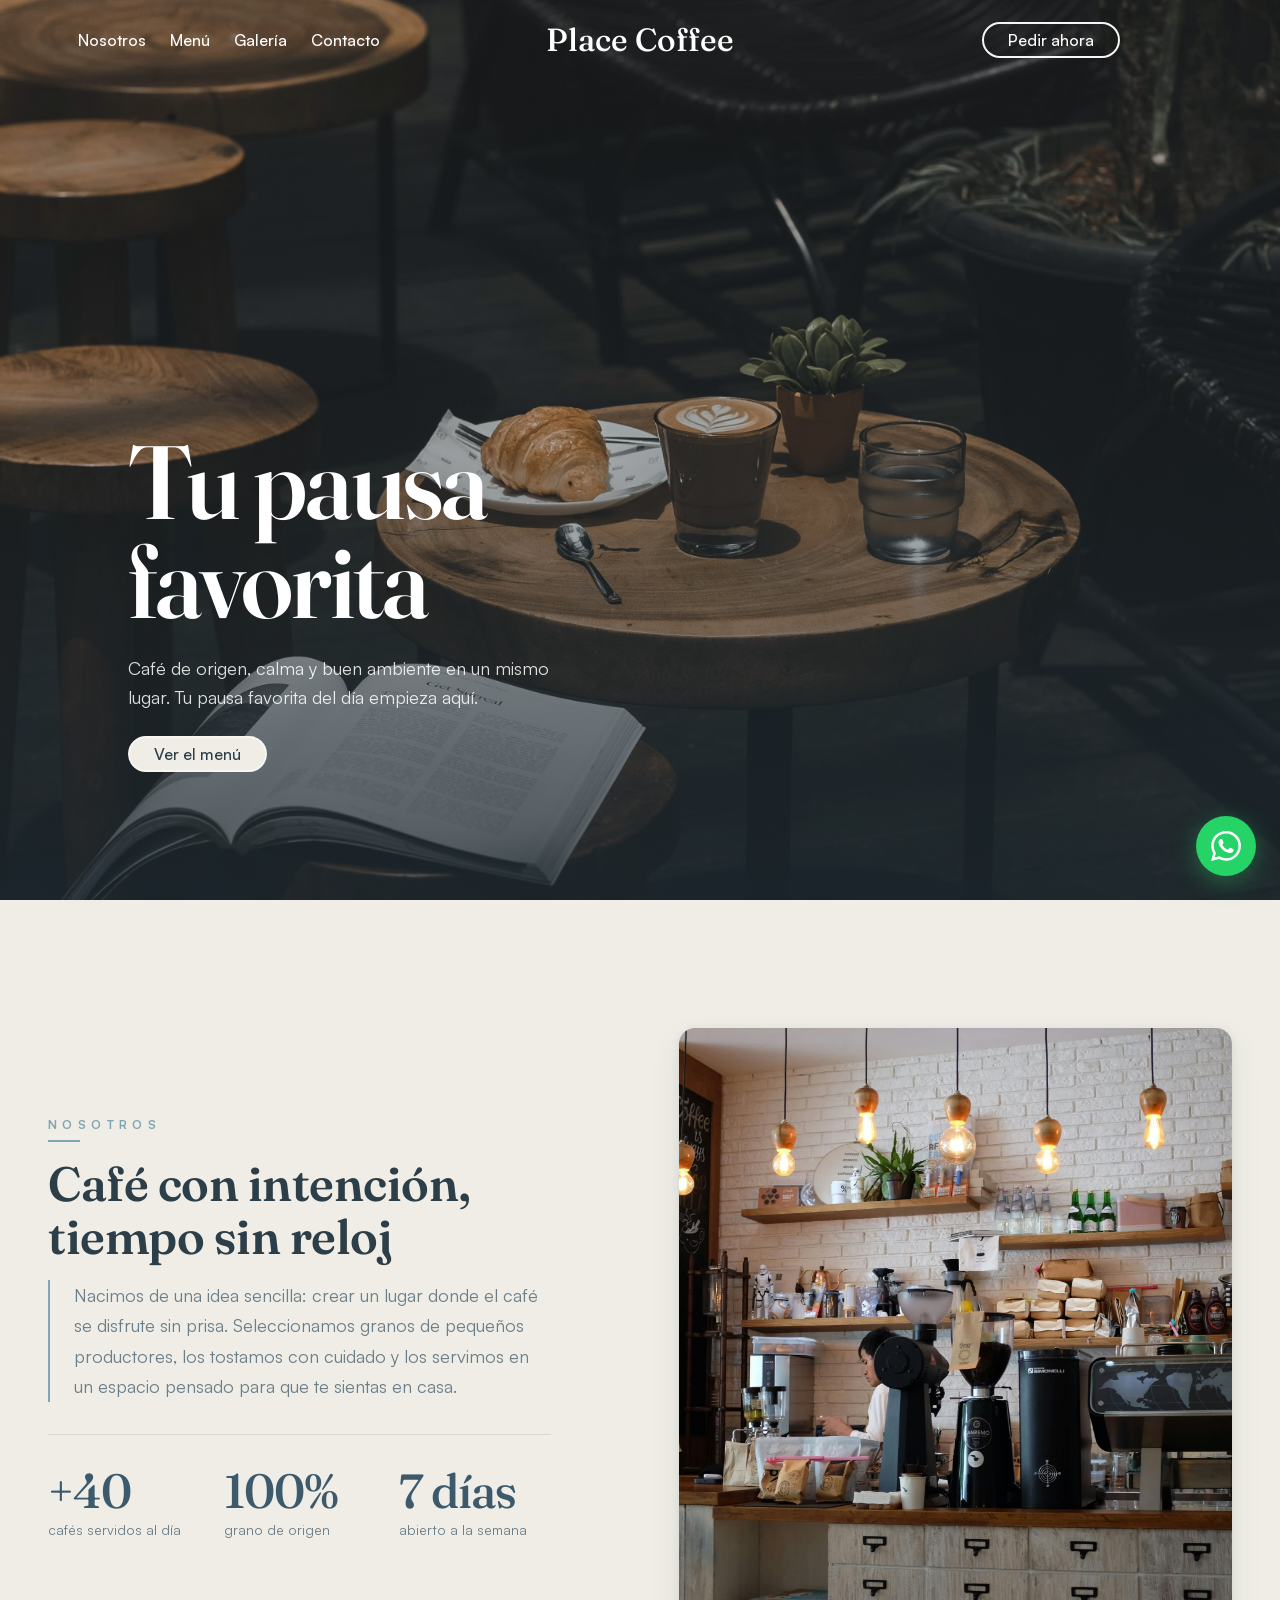
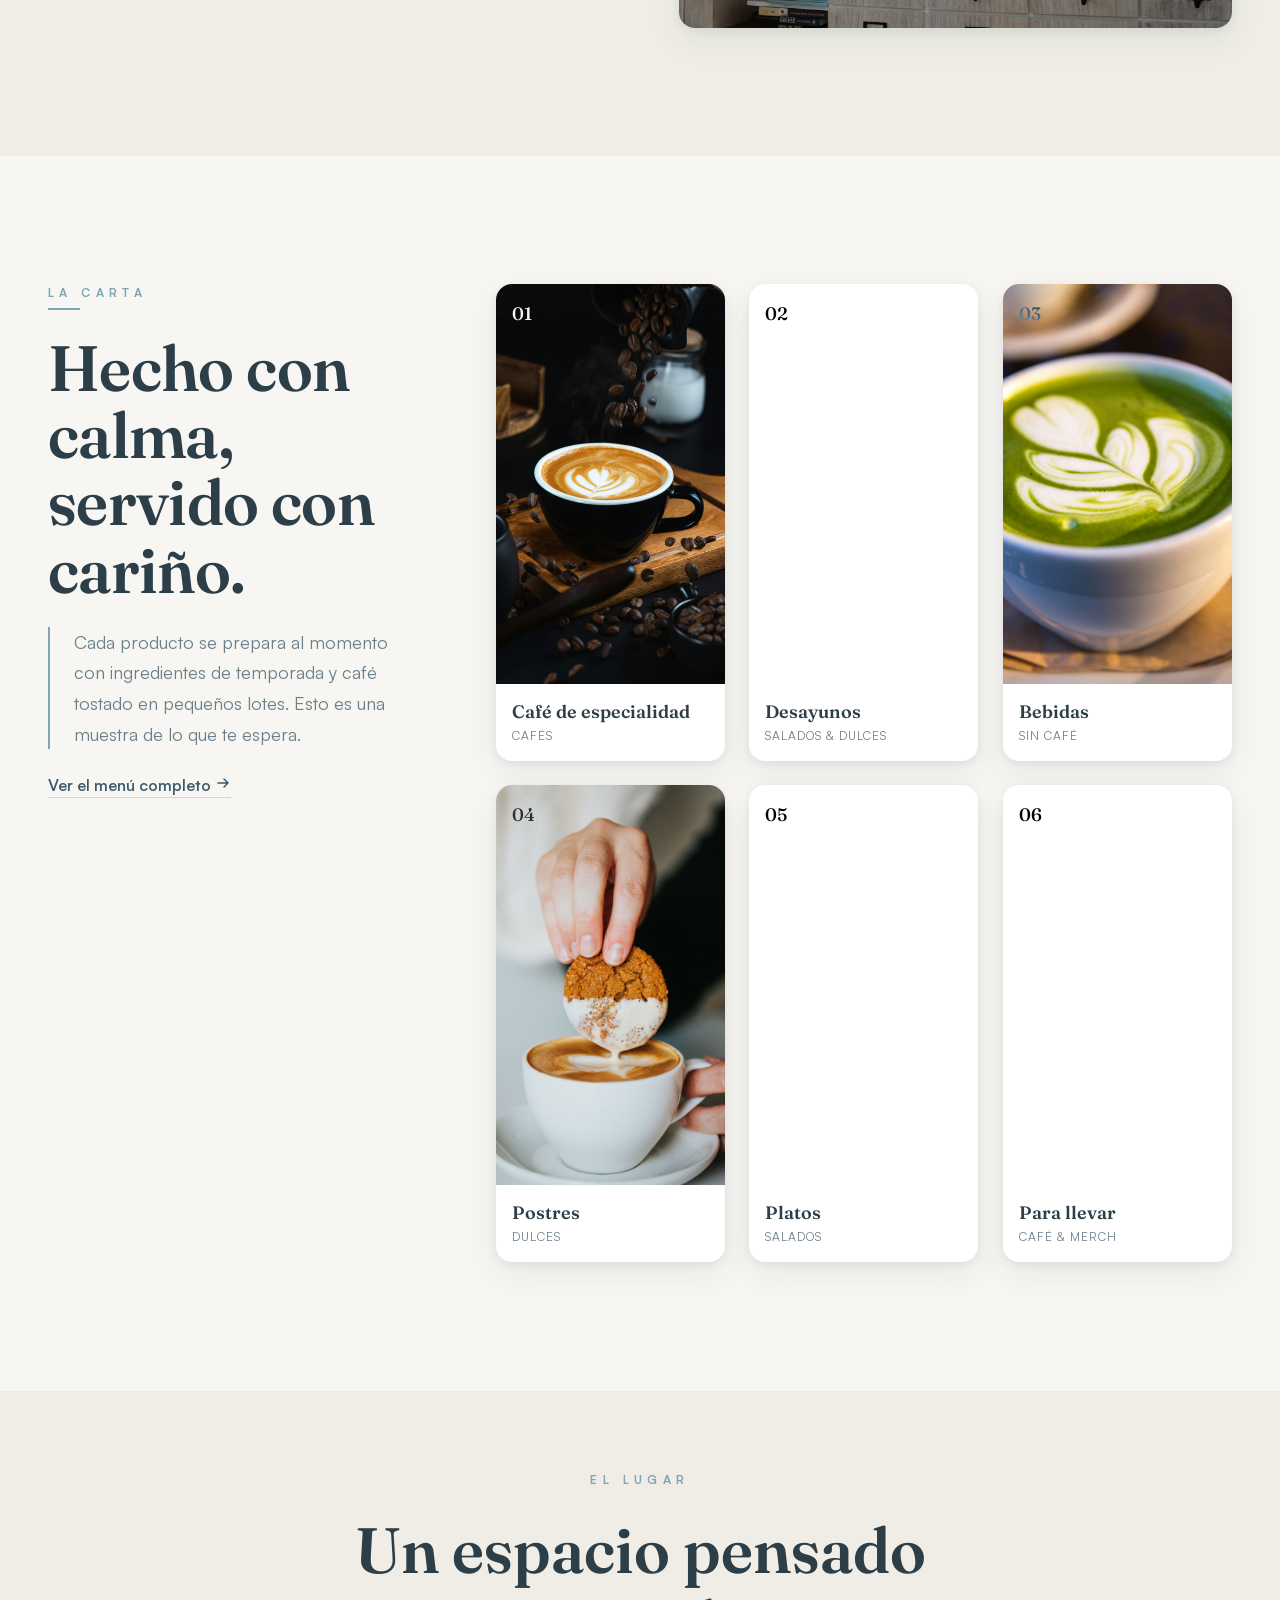
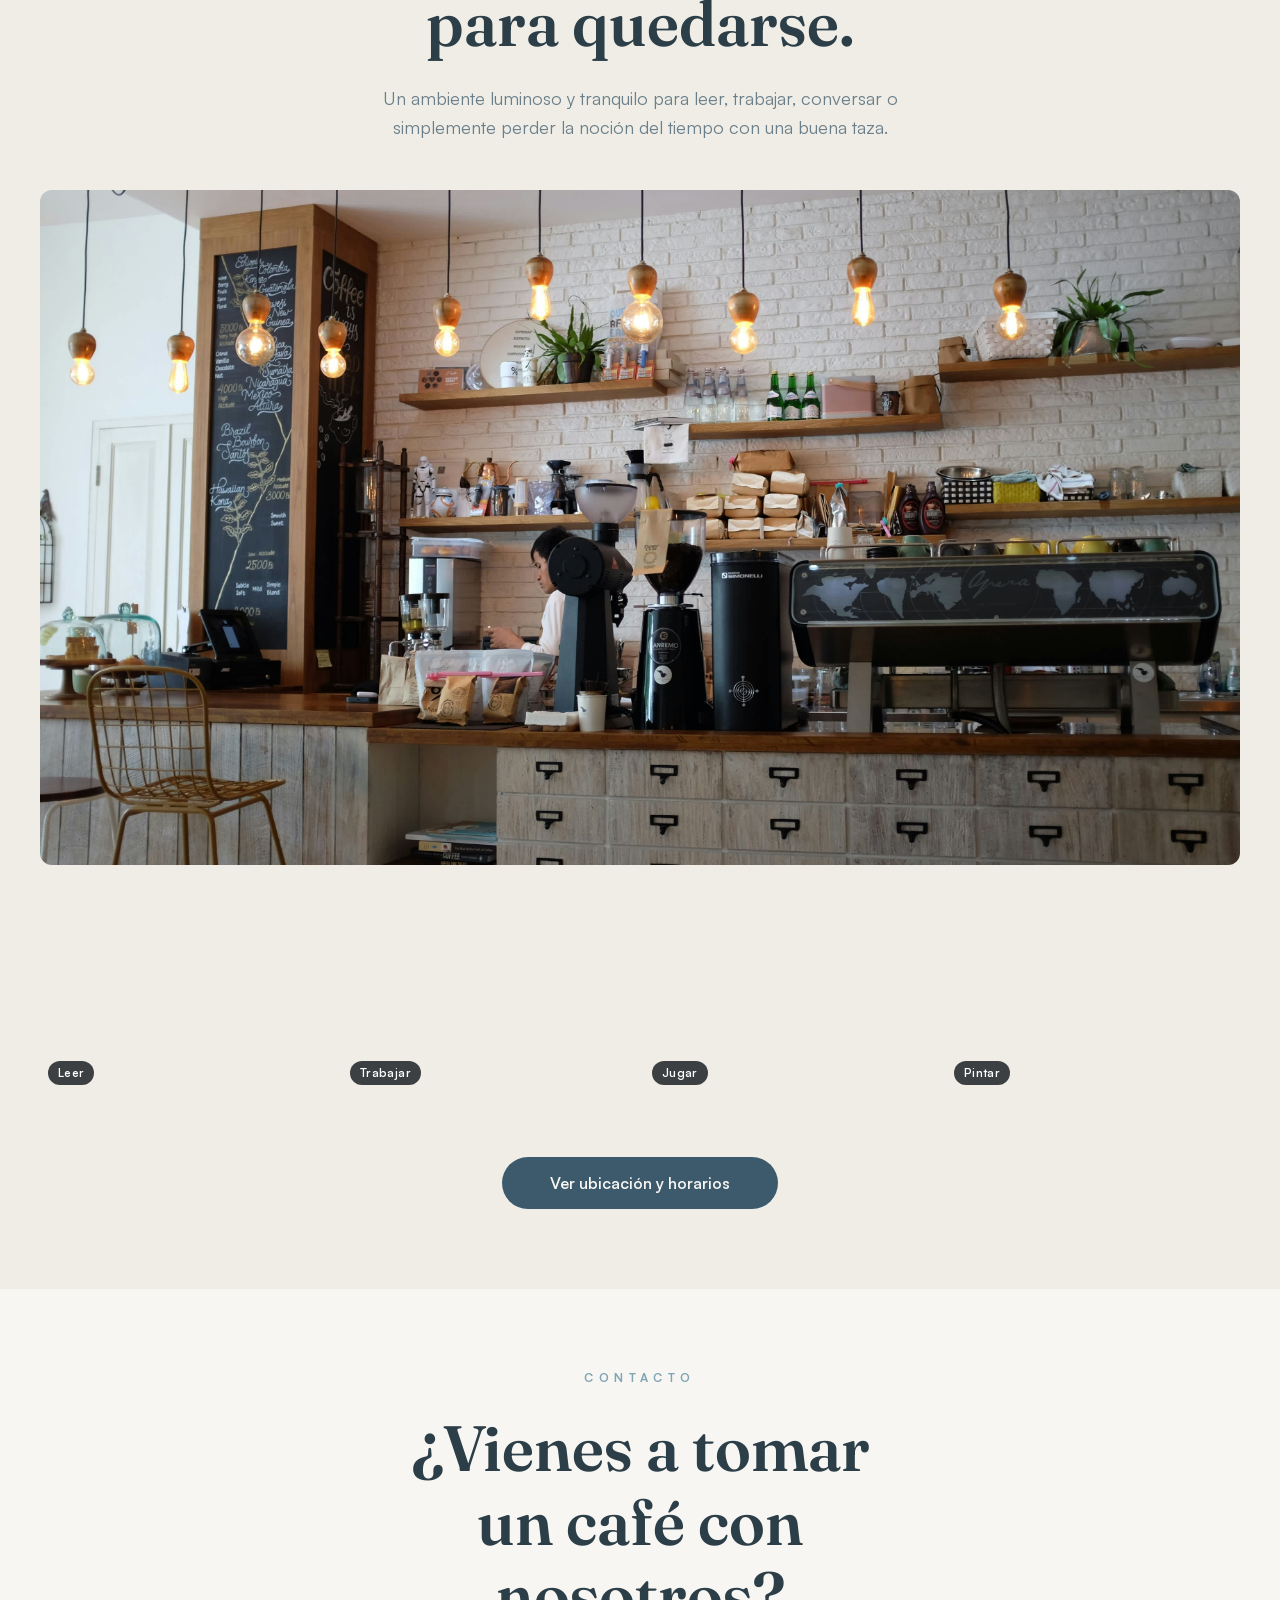
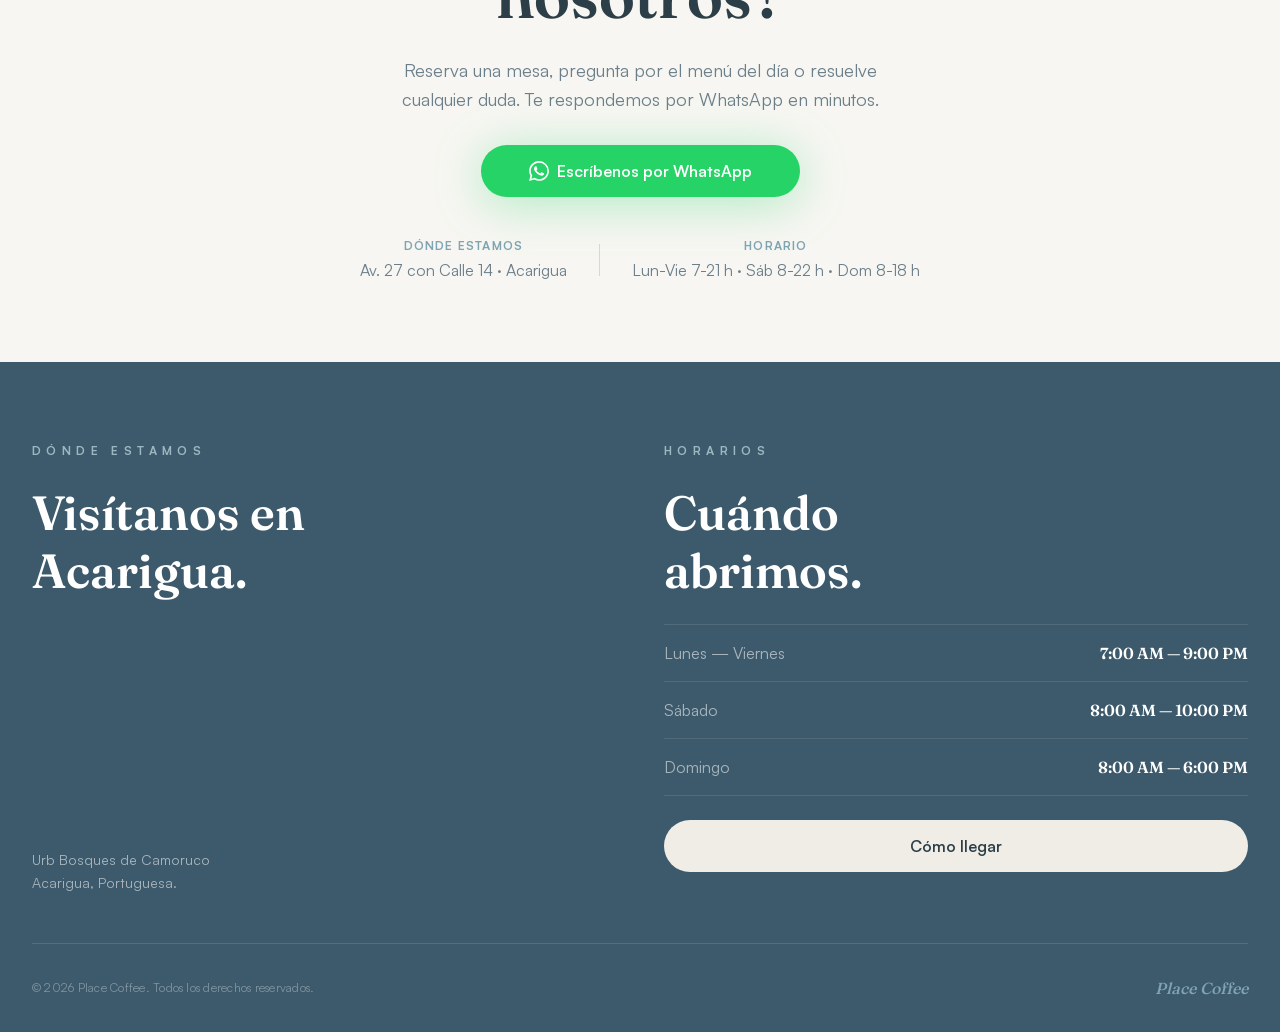
<file: index.html>
<!DOCTYPE html>
<html lang="es">
<head>
    <meta charset="UTF-8">
    <meta name="viewport" content="width=device-width, initial-scale=1.0">

    <meta name="description" content="Place Coffee. Un espacio para leer, jugar y disfrutar. Café de especialidad en Acarigua.">

    <meta property="og:title" content="Place Coffee">
    <meta property="og:description" content="Un espacio para leer, jugar y disfrutar.">
    <meta property="og:image" content="#">
    <meta property="og:type" content="website">
    <meta property="og:url" content="#">
    <meta property="og:locale" content="es_ES">

    <link rel="icon" type="image/png" href="#">

    <title>Place Coffee - Café & Experiencias</title>
    <link rel="preload" as="image" href="./assets/img/hero.jpg">
    <link rel="stylesheet" href="./css/styles.css">
</head>
<body>

    <header class="header">
        <nav class="navbar">
            <ul class="navbar__links">
                <li><a href="#about">Nosotros</a></li>
                <li><a href="./menu.html">Menú</a></li>
                <li><a href="#gallery">Galería</a></li>
                <li><a href="#contact">Contacto</a></li>
            </ul>
            <a href="/" class="navbar__logo">Place Coffee</a>

            <div class="navbar__cta">
                <a href="#contact" class="btn navbar__link">Pedir ahora</a>
            </div>

                <!-- Botón hamburguesa — visible solo en mobile -->
            <button class="nav__toggle" aria-label="Abrir menú" aria-expanded="false" aria-controls="nav-menu">
                <span class="nav__toggle-bar"></span>
                <span class="nav__toggle-bar"></span>
                <span class="nav__toggle-bar"></span>
            </button>
        </nav>

        <div id="nav-menu" class="nav__mobile" aria-hidden="true">
            <ul class="nav__mobile__links">
                <li><a href="#about">Nosotros</a></li>
                <li><a href="./menu.html">Menú</a></li>
                <li><a href="#gallery">Galería</a></li>
                <li><a href="#contact">Contacto</a></li>
            </ul>
            <a href="https://wa.me/584125267057" class="btn--ghost nav__mobile__cta">Pedir ahora</a>
        </div>

        <div class="hero">
            <div class="hero__content">
                <!-- fetchpriority=high: imagen en el viewport inicial, el browser debe descargarla primero -->
                <img src="./assets/img/logo.png" alt="Logo de Place Coffee" class="hero__logo" width="80" height="80" fetchpriority="high">
                <span class="hero__eyebrow">El lugar · Acarigua</span>
                <h1 class="hero__title">Tu pausa favorita</h1>
                <p class="hero__desc">Café de origen, calma y buen ambiente en un mismo lugar. Tu pausa favorita del día empieza aquí.</p>
                <a href="#menu" class="btn hero__link">Ver el menú</a>
            </div>
        </div>
    </header>

    <main>
        <section class="about" id="about">
            <div class="about__body">
                <div class="about__text">
                    <span class="eyebrow eyebrow--accent">Nosotros</span>
                    <div class="about__content">
                        <h2 class="about__subtitle">Café con intención, tiempo sin reloj</h2>
                        <p class="about__desc">Nacimos de una idea sencilla: crear un lugar donde el café se disfrute sin prisa. Seleccionamos granos de pequeños productores, los tostamos con cuidado y los servimos en un espacio pensado para que te sientas en casa.</p>
                    </div>
                    <div class="about__stats">
                        <div class="about__stat">
                            <span class="about__stat-value">+40</span>
                            <span class="about__stat-label">cafés servidos al día</span>
                        </div>
                        <div class="about__stat">
                            <span class="about__stat-value">100%</span>
                            <span class="about__stat-label">grano de origen</span>
                        </div>
                        <div class="about__stat">
                            <span class="about__stat-value">7 días</span>
                            <span class="about__stat-label">abierto a la semana</span>
                        </div>
                    </div>
                </div>
                <div class="about__image-wrap">
                    <img src="./assets/img/gallery/Interior_cafeteria.jpg" alt="Interior de Place Coffee" class="about__image" width="800" height="600" loading="lazy" decoding="async">
                </div>
            </div>
        </section>

        <section class="menu" id="menu">
            <div class="menu__header">
                <span class="eyebrow eyebrow--accent">La Carta</span>
                <h2 class="menu__title">Hecho con calma,<br>servido con cariño.</h2>
                <p class="menu__desc">Cada producto se prepara al momento con ingredientes de temporada y café tostado en pequeños lotes. Esto es una muestra de lo que te espera.</p>
                <div class="menu__cta-wrap">
                    <a href="./menu.html" class="link-arrow desktop-arrow">
                        Ver el menú completo
                        <svg width="16" height="16" viewBox="0 0 16 16" fill="none" aria-hidden="true">
                            <path d="M3 8h10M9 4l4 4-4 4" stroke="currentColor" stroke-width="1.5" stroke-linecap="round" stroke-linejoin="round"/>
                        </svg>
                    </a>
                </div>
            </div>

            <!-- Vista Galería: cuadrícula 3 columnas (desktop) -->
            <div class="menu__view menu__view--gallery">
                <div class="menu__grid">

                    <a href="./404.html" class="menu__card">
                        <span class="menu__card-index">01</span>
                        <img src="./assets/img/menu/menu_coffee.jpg" alt="Café de especialidad" class="menu__card-img" width="600" height="400" loading="lazy" decoding="async">
                        <h3 class="menu__card-name">Café de especialidad</h3>
                        <span class="menu__card-cat">Cafés</span>
                    </a>

                    <a href="./404.html" class="menu__card">
                        <span class="menu__card-index">02</span>
                        <img src="./assets/img/menu/menu_breakfast.jpg" alt="Desayunos" class="menu__card-img" width="600" height="400" loading="lazy" decoding="async">
                        <h3 class="menu__card-name">Desayunos</h3>
                        <span class="menu__card-cat">Salados & dulces</span>
                    </a>

                    <a href="./404.html" class="menu__card">
                        <span class="menu__card-index">03</span>
                        <img src="./assets/img/menu/menu_matcha.jpg" alt="Bebidas sin café" class="menu__card-img" width="600" height="400" loading="lazy" decoding="async">
                        <h3 class="menu__card-name">Bebidas</h3>
                        <span class="menu__card-cat">Sin café</span>
                    </a>

                    <a href="./404.html" class="menu__card">
                        <span class="menu__card-index">04</span>
                        <img src="./assets/img/menu/menu_cookie.jpg" alt="Postres" class="menu__card-img" width="600" height="400" loading="lazy" decoding="async">
                        <h3 class="menu__card-name">Postres</h3>
                        <span class="menu__card-cat">Dulces</span>
                    </a>

                    <a href="./404.html" class="menu__card">
                        <span class="menu__card-index">05</span>
                        <img src="./assets/img/menu/menu_sandwich.jpg" alt="Platos" class="menu__card-img" width="600" height="400" loading="lazy" decoding="async">
                        <h3 class="menu__card-name">Platos</h3>
                        <span class="menu__card-cat">Salados</span>
                    </a>

                    <a href="./404.html" class="menu__card">
                        <span class="menu__card-index">06</span>
                        <img src="./assets/img/menu/menu_coffee_grams.jpg" alt="Para llevar" class="menu__card-img" width="600" height="400" loading="lazy" decoding="async">
                        <h3 class="menu__card-name">Para llevar</h3>
                        <span class="menu__card-cat">Café & Merch</span>
                    </a>

                </div>
            </div>

            <!-- Vista Carta: filas tipo lista (mobile) -->
            <div class="menu__view menu__view--carta">
                <div class="menu__list">

                    <div class="menu__list-item">
                        <img src="./assets/img/menu/menu_coffee.jpg" alt="Café de especialidad" class="menu__list-img" width="64" height="64" loading="lazy" decoding="async">
                        <div class="menu__list-info">
                            <h3 class="menu__list-name">Café de especialidad</h3>
                            <p class="menu__list-desc">Espresso · Filtrado · Cold brew</p>
                        </div>
                        <span class="menu__list-dots" aria-hidden="true"></span>
                        <span class="menu__list-price">Desde $5</span>
                    </div>

                    <div class="menu__list-item">
                        <img src="./assets/img/menu/menu_breakfast.jpg" alt="Desayunos" class="menu__list-img" width="64" height="64" loading="lazy" decoding="async">
                        <div class="menu__list-info">
                            <h3 class="menu__list-name">Desayunos</h3>
                            <p class="menu__list-desc">Tostadas · Huevo · Granola</p>
                        </div>
                        <span class="menu__list-dots" aria-hidden="true"></span>
                        <span class="menu__list-price">Desde $8</span>
                    </div>

                    <div class="menu__list-item">
                        <img src="./assets/img/menu/menu_matcha.jpg" alt="Bebidas sin café" class="menu__list-img" width="64" height="64" loading="lazy" decoding="async">
                        <div class="menu__list-info">
                            <h3 class="menu__list-name">Bebidas</h3>
                            <p class="menu__list-desc">Matcha · Chai · Limonadas</p>
                        </div>
                        <span class="menu__list-dots" aria-hidden="true"></span>
                        <span class="menu__list-price">Desde $4</span>
                    </div>

                    <div class="menu__list-item">
                        <img src="./assets/img/menu/menu_cookie.jpg" alt="Postres" class="menu__list-img" width="64" height="64" loading="lazy" decoding="async">
                        <div class="menu__list-info">
                            <h3 class="menu__list-name">Postres</h3>
                            <p class="menu__list-desc">Helados · Cookies · Tartas</p>
                        </div>
                        <span class="menu__list-dots" aria-hidden="true"></span>
                        <span class="menu__list-price">Desde $6</span>
                    </div>

                    <div class="menu__list-item">
                        <img src="./assets/img/menu/menu_sandwich.jpg" alt="Platos" class="menu__list-img" width="64" height="64" loading="lazy" decoding="async">
                        <div class="menu__list-info">
                            <h3 class="menu__list-name">Platos</h3>
                            <p class="menu__list-desc">Bowls · Sándwiches · Ensaladas</p>
                        </div>
                        <span class="menu__list-dots" aria-hidden="true"></span>
                        <span class="menu__list-price">Desde $10</span>
                    </div>

                    <div class="menu__list-item">
                        <img src="./assets/img/menu/menu_coffee_grams.jpg" alt="Para llevar" class="menu__list-img" width="64" height="64" loading="lazy" decoding="async">
                        <div class="menu__list-info">
                            <h3 class="menu__list-name">Para llevar</h3>
                            <p class="menu__list-desc">Café en grano · Merch</p>
                        </div>
                        <span class="menu__list-dots" aria-hidden="true"></span>
                        <span class="menu__list-price">Desde $12</span>
                    </div>

                </div>
                <a href="./menu.html" class="btn--ghost btn--full">Ver el menú completo</a>
            </div>

        </section>

        <section class="gallery" id="gallery">
            <div class="gallery__header">
                <span class="eyebrow eyebrow--centered">El Lugar</span>
                <h2 class="gallery__title">Un espacio pensado<br>para quedarse.</h2>
                <p class="gallery__desc">Un ambiente luminoso y tranquilo para leer, trabajar, conversar o simplemente perder la noción del tiempo con una buena taza.</p>
            </div>

            <!-- Vista Retícula: cuadrícula (desktop) -->
            <div class="gallery__view gallery__view--reticula">
                <div class="gallery__grid">
                    <img src="./assets/img/gallery/Interior_cafeteria.jpg" alt="Interior del local" class="gallery__img" width="800" height="600" loading="lazy" decoding="async">
                    <img src="./assets/img/gallery/gallery_leer.jpg" alt="Persona leyendo" class="gallery__img" width="800" height="600" loading="lazy" decoding="async">
                    <img src="./assets/img/gallery/gallery_trabajar.jpg" alt="Zona de trabajo" class="gallery__img" width="800" height="600" loading="lazy" decoding="async">
                    <img src="./assets/img/gallery/gallery_jugar.jpg" alt="Juegos de mesa" class="gallery__img" width="800" height="600" loading="lazy" decoding="async">
                    <img src="./assets/img/gallery/gallery_pintar.jpg" alt="Persona pintando" class="gallery__img" width="800" height="600" loading="lazy" decoding="async">
                </div>
            </div>

            <!-- Vista Inmersiva: imagen grande + 3 miniaturas (mobile) -->
            <div class="gallery__view gallery__view--inmersiva">
                <div class="gallery__immersive">
                    <div class="gallery__immersive-main">
                        <img src="./assets/img/gallery/Interior_cafeteria.jpg" alt="Interior del local" class="gallery__img gallery__img--wide" width="1600" height="900" loading="lazy" decoding="async">
                    </div>
                    <div class="gallery__immersive-row">
                        <div class="gallery__immersive-thumb">
                            <img src="./assets/img/gallery/gallery_leer.jpg" alt="Café y un libro" class="gallery__img" width="800" height="600" loading="lazy" decoding="async">
                            <span class="gallery__activity-tag">Leer</span>
                        </div>
                        <div class="gallery__immersive-thumb">
                            <img src="./assets/img/gallery/gallery_trabajar.jpg" alt="Persona trabajando" class="gallery__img" width="800" height="600" loading="lazy" decoding="async">
                            <span class="gallery__activity-tag">Trabajar</span>
                        </div>
                        <div class="gallery__immersive-thumb">
                            <img src="./assets/img/gallery/gallery_jugar.jpg" alt="Personas jugando" class="gallery__img" width="800" height="600" loading="lazy" decoding="async">
                            <span class="gallery__activity-tag">Jugar</span>
                        </div>
                        <div class="gallery__immersive-thumb">
                            <img src="./assets/img/gallery/gallery_pintar.jpg" alt="Persona pintando" class="gallery__img" width="800" height="600" loading="lazy" decoding="async">
                            <span class="gallery__activity-tag">Pintar</span>
                        </div>
                    </div>
                </div>
            </div>

            <div class="gallery__footer">
                <a href="#footer" class="btn--ghost">Ver ubicación y horarios</a>
            </div>
        </section>

        <section class="contact" id="contact">
            <div class="contact__header">
                <span class="eyebrow eyebrow--centered">Contacto</span>
                <h2 class="contact__title">¿Vienes a tomar<br>un café con nosotros?</h2>
                <p class="contact__desc">Reserva una mesa, pregunta por el menú del día o resuelve cualquier duda. Te respondemos por WhatsApp en minutos.</p>
            </div>
            <a href="https://wa.me/584125267057" class="btn--whatsapp" target="_blank" rel="noopener noreferrer" aria-label="Escríbenos por WhatsApp">
                <svg class="btn__icon" width="20" height="20" viewBox="0 0 24 24" fill="currentColor" aria-hidden="true">
                    <path d="M17.472 14.382c-.297-.149-1.758-.867-2.03-.967-.273-.099-.471-.148-.67.15-.197.297-.767.966-.94 1.164-.173.199-.347.223-.644.075-.297-.15-1.255-.463-2.39-1.475-.883-.788-1.48-1.761-1.653-2.059-.173-.297-.018-.458.13-.606.134-.133.298-.347.446-.52.149-.174.198-.298.298-.497.099-.198.05-.371-.025-.52-.075-.149-.669-1.612-.916-2.207-.242-.579-.487-.5-.669-.51-.173-.008-.371-.01-.57-.01-.198 0-.52.074-.792.372-.272.297-1.04 1.016-1.04 2.479 0 1.462 1.065 2.875 1.213 3.074.149.198 2.096 3.2 5.077 4.487.709.306 1.262.489 1.694.625.712.227 1.36.195 1.871.118.571-.085 1.758-.719 2.006-1.413.248-.694.248-1.289.173-1.413-.074-.124-.272-.198-.57-.347m-5.421 7.403h-.004a9.87 9.87 0 01-5.031-1.378l-.361-.214-3.741.982.998-3.648-.235-.374a9.86 9.86 0 01-1.51-5.26c.001-5.45 4.436-9.884 9.888-9.884 2.64 0 5.122 1.03 6.988 2.898a9.825 9.825 0 012.893 6.994c-.003 5.45-4.437 9.884-9.885 9.884m8.413-18.297A11.815 11.815 0 0012.05 0C5.495 0 .16 5.335.157 11.892c0 2.096.547 4.142 1.588 5.945L.057 24l6.305-1.654a11.882 11.882 0 005.683 1.448h.005c6.554 0 11.89-5.335 11.893-11.893a11.821 11.821 0 00-3.48-8.413z"/>
                </svg>
                Escríbenos por WhatsApp
            </a>
            <div class="contact__info">
                <div class="contact__info-item">
                    <span class="contact__info-label">Dónde estamos</span>
                    <span class="contact__info-value">Av. 27 con Calle 14 · Acarigua</span>
                </div>
                <span class="contact__info-sep" aria-hidden="true"></span>
                <div class="contact__info-item">
                    <span class="contact__info-label">Horario</span>
                    <span class="contact__info-value">Lun-Vie 7-21 h · Sáb 8-22 h · Dom 8-18 h</span>
                </div>
            </div>
        </section>
    </main>

    <footer class="footer" id="footer">
        <div class="footer__body">

            <div class="footer__block footer__block--location">
                <span class="eyebrow eyebrow--footer">Dónde estamos</span>
                <h3 class="footer__block-title">Visítanos en<br>Acarigua.</h3>
                <!-- Mapa de google junto con la dirección exacta, se debe actualizar el src del iframe con la ubicación real del local-->
                <iframe src="https://www.google.com/maps/embed?pb=!1m18!1m12!1m3!1d3934.683845367061!2d-69.1852641!3d9.53617215!2m3!1f0!2f0!3f0!3m2!1i1024!2i768!4f13.1!3m3!1m2!1s0x8e7dc3e6bf4542a7%3A0xc1b484c104209be3!2sUrb%20Bosques%20de%20Camoruco%2C%20Acarigua%203301%2C%20Portuguesa%2C%20Venezuela!5e0!3m2!1ses!2sbr!4v1781999772786!5m2!1ses!2sbr" class="footer__map-img" width="310" height="200" style="border:0;" allowfullscreen="" loading="lazy" referrerpolicy="no-referrer-when-downgrade"></iframe>
                <p class="footer__address">Urb Bosques de Camoruco<br>Acarigua, Portuguesa.</p>
            </div>

            <div class="footer__block footer__block--hours">
                <span class="eyebrow eyebrow--footer">Horarios</span>
                <h3 class="footer__block-title">Cuándo<br>abrimos.</h3>
                <div class="footer__hours-table">
                    <div class="footer__hours-row">
                        <span class="footer__hours-day">Lunes — Viernes</span>
                        <span class="footer__hours-time">7:00 AM — 9:00 PM</span>
                    </div>
                    <div class="footer__hours-row">
                        <span class="footer__hours-day">Sábado</span>
                        <span class="footer__hours-time">8:00 AM — 10:00 PM</span>
                    </div>
                    <div class="footer__hours-row">
                        <span class="footer__hours-day">Domingo</span>
                        <span class="footer__hours-time">8:00 AM — 6:00 PM</span>
                    </div>
                </div>
                <a href="#" class="btn--ghost-footer">Cómo llegar</a>
            </div>

        </div>

        <div class="footer__legal">
            <span class="footer__copyright">© 2026 Place Coffee. Todos los derechos reservados.</span>
            <span class="footer__brand">Place Coffee</span>
        </div>
    </footer>

    <a href="https://wa.me/584125267057" class="whatsapp-fab" target="_blank" rel="noopener noreferrer" aria-label="Escríbenos por WhatsApp">
        <svg class="btn__icon" width="30" height="30" viewBox="0 0 24 24" fill="currentColor" aria-hidden="true">
            <path d="M17.472 14.382c-.297-.149-1.758-.867-2.03-.967-.273-.099-.471-.148-.67.15-.197.297-.767.966-.94 1.164-.173.199-.347.223-.644.075-.297-.15-1.255-.463-2.39-1.475-.883-.788-1.48-1.761-1.653-2.059-.173-.297-.018-.458.13-.606.134-.133.298-.347.446-.52.149-.174.198-.298.298-.497.099-.198.05-.371-.025-.52-.075-.149-.669-1.612-.916-2.207-.242-.579-.487-.5-.669-.51-.173-.008-.371-.01-.57-.01-.198 0-.52.074-.792.372-.272.297-1.04 1.016-1.04 2.479 0 1.462 1.065 2.875 1.213 3.074.149.198 2.096 3.2 5.077 4.487.709.306 1.262.489 1.694.625.712.227 1.36.195 1.871.118.571-.085 1.758-.719 2.006-1.413.248-.694.248-1.289.173-1.413-.074-.124-.272-.198-.57-.347m-5.421 7.403h-.004a9.87 9.87 0 01-5.031-1.378l-.361-.214-3.741.982.998-3.648-.235-.374a9.86 9.86 0 01-1.51-5.26c.001-5.45 4.436-9.884 9.888-9.884 2.64 0 5.122 1.03 6.988 2.898a9.825 9.825 0 012.893 6.994c-.003 5.45-4.437 9.884-9.885 9.884m8.413-18.297A11.815 11.815 0 0012.05 0C5.495 0 .16 5.335.157 11.892c0 2.096.547 4.142 1.588 5.945L.057 24l6.305-1.654a11.882 11.882 0 005.683 1.448h.005c6.554 0 11.89-5.335 11.893-11.893a11.821 11.821 0 00-3.48-8.413z"/>
        </svg>
    </a>

    <script src="./js/main.js"></script>
</body>
</html>
</file>
<file: css/styles.css>
/*-----------------------------------
1. Fuentes
-------------------------------------*/
@font-face {
    font-family: 'Fraunces';
    src: url(../assets/fonts/Fraunces/Fraunces-VariableFont_SOFT\,WONK\,opsz\,wght.ttf) format('truetype');
    font-weight: 300 700;
    font-style: normal;
    font-display: swap;
}

@font-face {
    font-family: 'Satoshi';
    src: url(../assets/fonts/Satoshi_Complete/Fonts/TTF/Satoshi-Variable.ttf) format('truetype');
    font-weight: 300 700;
    font-style: normal;
    font-display: swap;
}

/*-----------------------------------
2. Variables CSS: colores, tipografía, espaciado...
-------------------------------------*/
:root {
    --color-primary:       #3D5A6C;  /* azul principal */
    --color-primary-deep:  #2C3E47;  /* versión oscura, para títulos sobre fondo claro */
    --color-accent:        #7FA4B3;  /* acento */
    --color-accent-soft:   #A8C2CC;  /* acento más claro, para detalles sutiles */

    --color-bg:        #F7F6F2;  /* crema principal */
    --color-bg-alt:    #EFEDE6;  /* crema un punto más oscuro */
    --color-bg-warm:   #E8E2D5;  /* crema cálida, para destacar */

    --color-text:         #FFFFFF;  /* texto sobre fondos oscuros */
    --color-text-inverse: #2C3E47;  /* texto sobre fondos claros */
    --color-text-muted:   #6B7F8A;  /* texto secundario */
    --color-border:       #DAD7CE;  /* bordes */

    /* --- TIPOGRAFÍA --- */
    --font-title: 'Fraunces', serif;
    --font-body:  'Satoshi', sans-serif;

    --text-xs:   0.75rem;
    --text-sm:   0.875rem;
    --text-base: 1rem;
    --text-smd:  1.125rem;
    --text-md:   clamp(1.5rem, 1.2rem + 1.5vw, 2rem);     /* subtítulos fluidos */
    --text-lg:   clamp(2rem, 1.5rem + 2.5vw, 3rem);       /* títulos de sección */
    --text-xl:   clamp(2.5rem, 1.8rem + 3.5vw, 4rem);     /* títulos grandes */
    --text-display: clamp(3rem, 2rem + 6vw, 6.5rem);      /* hero y números decorativos */

    /* --- ESPACIADO --- */
    --space-xxs: 0.25rem;
    --space-xs:  0.5rem;
    --space-sm:  1rem;
    --space-md:  1.5rem;
    --space-lg:  2rem;
    --space-xl:  3rem;
    --space-2xl: 5rem;
    --space-3xl: 8rem;

    /* --- BORDES --- */
    --radius-sm:  8px;
    --radius-md:  16px;
    --radius-lg:  24px;
    --radius-full: 999px;


    --shadow-sm: 0 1px 3px rgba(44, 62, 71, 0.06), 0 4px 12px rgba(44, 62, 71, 0.04);
    --shadow-md: 0 2px 8px rgba(44, 62, 71, 0.08), 0 12px 32px rgba(44, 62, 71, 0.08);

    --navbar-height: 68px;
    --z-overlay: 99;
    --z-modal: 200;

    --transition-base: 0.3s ease;
    --ease-out: cubic-bezier(0.33, 1, 0.68, 1);

    --content-max: 1200px;
}
/*-----------------------------------
3. Reset y base
-------------------------------------*/
*, *::before, *::after {
    box-sizing: border-box;
    margin: 0;
    padding: 0;
}

html {
    scroll-behavior: smooth;
    font-size: 16px;
}

body {
    font-family: var(--font-body);
    color: var(--color-text);
    background-color: var(--color-bg);
    line-height: 1.5;
    -webkit-font-smoothing: antialiased;
}

img {
    max-width: 100%;
    display: block;
}

a {
    text-decoration: none;
    color: inherit;
}

ul {
    list-style: none;
}

button {
    cursor: pointer;
    border: none;
    background: none;
    font-family: inherit;
}

/*-----------------------------------
4. Componentes: botones
-------------------------------------*/
.btn {
    padding: var(--space-xxs) var(--space-md);
    background-color: transparent;
    color: var(--color-text);
    border: solid 2px var(--color-bg);
    border-radius: 2rem;
    font-size: var(--text-base);
    font-weight: 500;
    transition: background-color 0.3s ease;
}
.btn:hover {
    color: var(--color-accent);
    background-color: var(--color-bg);
}

.btn--ghost {
    display: inline-block;
    padding: 14px var(--space-xl);
    background-color: var(--color-primary);
    border-radius: 999px;
    color: var(--color-bg);
    font-size: var(--text-base);
    font-weight: 600;
    text-align: center;
    transition: transform 0.22s ease, filter 0.22s ease;
    cursor: pointer;
}
.btn--ghost:hover {
    transform: translateY(-2px);
    filter: drop-shadow(0 8px 24px rgba(61, 90, 108, 0.18));
}

.btn--ghost-footer {
    display: inline-block;
    padding: 14px var(--space-xl);
    background-color: var(--color-bg-alt);
    border-radius: 999px;
    color: var(--color-text-inverse);
    font-size: var(--text-base);
    font-weight: 600;
    text-align: center;
    transition: transform 0.22s ease, filter 0.22s ease;
    cursor: pointer;
}
.btn--ghost-footer:hover {
    transform: translateY(-2px);
    filter: drop-shadow(0 8px 24px rgba(0, 0, 0, 0.25));
}

.btn--full {
    display: block;
    width: 100%;
}

.btn--whatsapp {
    display: inline-flex;
    align-items: center;
    justify-content: center;
    gap: var(--space-xs);
    padding: 14px var(--space-lg);
    background-color: #25D366;
    border-radius: 999px;
    color: #ffffff;
    font-size: var(--text-base);
    font-weight: 600;
    filter: drop-shadow(0 6px 24px rgba(37, 211, 102, 0.35));
    transition: transform 0.22s ease, filter 0.22s ease;
    cursor: pointer;
}
.btn--whatsapp:hover {
    transform: translateY(-2px);
    filter: drop-shadow(0 10px 32px rgba(37, 211, 102, 0.45));
}

.btn__icon {
    flex-shrink: 0;
    width: 20px;
    height: 20px;
}

/* --- Burbuja flotante de WhatsApp (compartida en index y menu) --- */
.whatsapp-fab {
    position: fixed;
    right: var(--space-md);
    bottom: var(--space-md);
    z-index: 150;                 /* sobre la navbar (100), bajo el menú móvil / modales (200) */
    display: flex;
    align-items: center;
    justify-content: center;
    width: 60px;                  /* > 56px mínimo cómodo para tocar en mobile */
    height: 60px;
    border-radius: var(--radius-full);
    background-color: #25D366;    /* verde de marca WhatsApp, igual que .btn--whatsapp */
    color: #ffffff;
    box-shadow: 0 6px 24px rgba(37, 211, 102, 0.35);
    transition: transform 0.22s ease, box-shadow 0.22s ease;
}
.whatsapp-fab:hover {
    transform: translateY(-3px) scale(1.04);
    box-shadow: 0 12px 32px rgba(37, 211, 102, 0.45);
}
.whatsapp-fab .btn__icon {
    width: 30px;
    height: 30px;
}

/* --- Botón hamburguesa --- */
.nav__toggle {
    display: flex;
    flex-direction: column;
    gap: 5px;
    padding: var(--space-sm);
    z-index: var(--z-modal);
}

.nav__toggle-bar {
    display: block;
    width: 24px;
    height: 2px;
    background-color: var(--color-text);
    transition: transform var(--transition-base), opacity var(--transition-base);
    will-change: transform, opacity;
}

/* Estado abierto: las barras forman una X */
.nav__toggle--open .nav__toggle-bar:nth-child(1) {
    transform: translateY(7px) rotate(45deg);
}
.nav__toggle--open .nav__toggle-bar:nth-child(2) {
    opacity: 0;
}
.nav__toggle--open .nav__toggle-bar:nth-child(3) {
    transform: translateY(-7px) rotate(-45deg);
}

/*-----------------------------------
5. Componentes: eyebrow y link-arrow
-------------------------------------*/
.eyebrow {
    display: block;
    font-size: var(--text-xs);
    font-weight: 700;
    color: var(--color-accent);
    letter-spacing: 0.45em;
    text-transform: uppercase;
}

.eyebrow--centered {
    display: flex;
    align-items: center;
    gap: var(--space-md);
    justify-content: center;
    text-align: center;
}

.eyebrow--centered::before,
.eyebrow--centered::after {
    content: '';
    flex: 1;
    max-width: 48px;
    height: 1px;
    background-color: var(--color-accent);
    opacity: 0.6;
}

.eyebrow--footer {
    color: var(--color-accent-soft);
    opacity: 0.9;
}

.link-arrow {
    display: inline-flex;
    align-items: center;
    gap: var(--space-xs);
    font-size: var(--text-base);
    font-weight: 600;
    color: var(--color-primary);
    border-bottom: 1px solid var(--color-border);
    padding-bottom: 2px;
    transition: gap 0.22s ease;
}

.link-arrow svg {
    transition: transform 0.22s ease;
    flex-shrink: 0;
}

.link-arrow:hover svg {
    transform: translateX(3px);
}

/*-----------------------------------
6. Header
-------------------------------------*/
.header {
    position: relative;
    background-image: url('../assets/img/hero.jpg');
    background-size: cover;
    background-position: center;
}

.header::before {
    content: '';
    position: absolute;
    inset: 0;
    background-color: rgba(0, 0, 0, 0.45);
    z-index: 1;
}

/*-----------------------------------
7. Navbar
-------------------------------------*/
.navbar {
    position: fixed;
    top: 0;
    left: 0;
    right: 0;
    z-index: 100;
    display: flex;
    justify-content: space-between;
    align-items: center;
    background-color: transparent;
    transition: background-color 0.3s ease, backdrop-filter 0.3s ease;
    padding: var(--space-sm) 0;
}

.navbar.scrolled {
    background-color: rgba(247, 246, 242);
    border-bottom: 1px solid var(--color-border);
}

.navbar.scrolled .navbar__logo {
    color: var(--color-text-inverse);
}

.navbar.scrolled .nav__toggle {
    filter: invert(1) brightness(0.15);
}

@media(min-width: 1024px) {
    .navbar.scrolled .navbar__links a {
        color: var(--color-text-inverse);
    }
    .navbar.scrolled .navbar__links a:hover {
        color: var(--color-primary);
        text-decoration: underline;
    }
    .navbar.scrolled .navbar__link {
        border-color: var(--color-primary);
        color: var(--color-primary);
    }
    .navbar.scrolled .navbar__link:hover {
        background-color: var(--color-primary);
        color: var(--color-text);
    }
}

.navbar__logo {
    color: var(--color-text);
    font-family: var(--font-title);
    font-size: var(--text-md);
    font-weight: 500;
    padding: var(--space-xs) var(--space-md);
    transition: color 0.3s ease;
}

.navbar__links {
    display: none;
}

.navbar__cta {
    display: none;
}


@media(min-width: 1024px) {
    .navbar {
        flex-direction: row;
        justify-content: space-between;
        align-items: center;
        padding: var(--space-sm) var(--space-md);
    }

    .navbar__links {
        display: flex;
        gap: var(--space-md);
        flex: 1;
        justify-content: center;
        font-weight: 500;
    }

    .navbar__links a {
        color: var(--color-text);
        transition: color 0.3s ease;
    }

    .navbar__links a:hover {
        color: var(--color-accent);
        text-decoration: underline;
    }

    .navbar__link {
        transition: background-color 0.3s ease, color 0.3s ease, border-color 0.3s ease;
    }

    .navbar__logo {
        flex: 1;
        text-align: center;
        padding: 0;
    }

    .navbar__cta {
        flex: 1;
        display: flex;
        justify-content: center;
    }

    .nav__toggle {
        display: none;
    }
}

/* --- Menú mobile overlay --- */
.nav__mobile {
    position: fixed;
    top: var(--navbar-height);
    left: 0;
    right: 0;
    bottom: 0;
    z-index: var(--z-overlay);
    background-color: rgba(28, 40, 48, 0.97);
    display: flex;
    flex-direction: column;
    align-items: center;
    justify-content: center;
    gap: var(--space-xl);
    opacity: 0;
    pointer-events: none;
    transform: translateY(-8px);
    transition: opacity var(--transition-base), transform var(--transition-base);
    will-change: transform, opacity;
}

.nav__mobile--open {
    opacity: 1;
    pointer-events: auto;
    transform: translateY(0);
}

.nav__mobile__links {
    display: flex;
    flex-direction: column;
    align-items: center;
    gap: var(--space-lg);
}

.nav__mobile__links a {
    font-family: var(--font-title);
    font-size: var(--text-lg);
    font-weight: 500;
    color: var(--color-text);
    transition: color var(--transition-base);
}

.nav__mobile__links a:hover {
    color: var(--color-accent);
}

@media(min-width: 1024px) {
    .nav__mobile {
        display: none !important;
    }
}

/*-----------------------------------
8. HERO
-------------------------------------*/
.hero {
    min-height: 100dvh;
    padding: var(--navbar-height) var(--space-md) var(--space-xl);
    position: relative;
    display: flex;
    align-items: flex-end;
    justify-content: flex-start;
}

.hero__content {
    position: relative;
    z-index: 2;
    color: var(--color-text);
    text-align: left;
    display: flex;
    flex-direction: column;
    align-items: flex-start;
    gap: var(--space-sm);
    max-width: 600px;
}

.hero__link {
    background-color: var(--color-bg-alt);
    border-radius: 999px;
    color: var(--color-text-inverse);
}

.hero__logo {
    width: 64px;
    height: 64px;
    border-radius: 50%;
    object-fit: cover;
    margin-bottom: var(--space-xs);
    display: none;
}

.hero__eyebrow {
    font-size: var(--text-xs);
    font-weight: 700;
    letter-spacing: 0.4em;
    text-transform: uppercase;
    color: var(--color-accent-soft);
    display: none;
}

.hero__title {
    font-family: var(--font-title);
    font-size: var(--text-display);
    font-weight: 600;
    line-height: 0.95;
    letter-spacing: -0.02em;
}

.hero__desc {
    font-size: var(--text-smd);
    max-width: 460px;
    line-height: 1.6;
    color: rgba(255, 255, 255, 0.85);
}

.header::before {
    content: '';
    position: absolute;
    inset: 0;
    background: linear-gradient(
        180deg,
        rgba(28, 40, 48, 0.15) 0%,
        rgba(28, 40, 48, 0.35) 50%,
        rgba(28, 40, 48, 0.75) 100%
    );
    z-index: 1;
}

@media(min-width: 1024px) {
    .hero {
        padding: var(--navbar-height) var(--space-3xl) var(--space-3xl);
    }
    .hero__content {
        gap: var(--space-md);
    }
    .hero__logo {
        width: 80px;
        height: 80px;
    }
}


/*-----------------------------------
9. About
-------------------------------------*/
.about {
    background-color: var(--color-bg-alt);
    color: var(--color-primary);
    padding: var(--space-2xl) var(--space-md);
}

.eyebrow--accent {
    position: relative;
    padding-bottom: var(--space-xs);
}
.eyebrow--accent::after {
    content: '';
    position: absolute;
    bottom: 0;
    left: 0;
    width: 32px;
    height: 2px;
    background-color: var(--color-accent);
}

.about__body {
    display: flex;
    flex-direction: column;
    gap: var(--space-xl);
    max-width: var(--content-max);
    margin: 0 auto;
}

.about__subtitle {
    font-family: var(--font-title);
    font-size: var(--text-lg);
    font-weight: 600;
    line-height: 1.1;
    color: var(--color-primary-deep);
    letter-spacing: -0.01em;
    padding: var(--space-sm) 0;
}

.about__desc {
    font-size: var(--text-smd);
    color: var(--color-text-muted);
    line-height: 1.7;
}

.about__stats {
    display: grid;
    grid-template-columns: repeat(3, 1fr);
    gap: var(--space-md);
    margin-top: var(--space-lg);
    padding-top: var(--space-lg);
    border-top: 1px solid var(--color-border);
}

.about__stat-value {
    font-family: var(--font-title);
    font-size: var(--text-lg);
    font-weight: 500;
    line-height: 1;
    color: var(--color-primary);
    display: block;
    letter-spacing: -0.02em;
}

.about__stat-label {
    font-size: var(--text-sm);
    color: var(--color-text-muted);
    margin-top: var(--space-xxs);
    display: block;
}

.about__image-wrap {
    border-radius: var(--radius-md);
    overflow: hidden;
    box-shadow: var(--shadow-md);
}

.about__image {
    width: 100%;
    max-height: 300px;
    object-fit: cover;
}

@media(min-width: 1024px) {
    .about {
        padding: var(--space-3xl) var(--space-xl);
    }
    .about__body {
        display: grid;
        grid-template-columns: 1fr 1.1fr;
        gap: var(--space-3xl);
        align-items: center;
    }
    .about__desc {
        border-left: 2px solid var(--color-accent);
        padding-left: var(--space-md);
    }
    .about__image {
        aspect-ratio: 4 / 3;
        max-height: none;
    }
}

/*-----------------------------------
10. Visibilidad responsive
-------------------------------------*/
.menu__view,
.gallery__view {
    display: none;
}

.menu__view--carta,
.gallery__view--inmersiva {
    display: block;
    width: 100%;
}

@media(min-width: 1024px) {
    .menu__view--carta     { display: none; }
    .menu__view--gallery   { display: block; }
}

/*-----------------------------------
11. Menú
-------------------------------------*/
.menu {
    background-color: var(--color-bg);
    color: var(--color-primary);
    padding: var(--space-2xl) var(--space-md);
    display: flex;
    flex-direction: column;
    gap: var(--space-xl);
}

.menu__header {
    display: flex;
    flex-direction: column;
    gap: var(--space-md);
    max-width: 560px;
}

.menu__title {
    font-family: var(--font-title);
    font-size: var(--text-lg);
    font-weight: 600;
    line-height: 1.05;
    color: var(--color-primary-deep);
    letter-spacing: -0.01em;
}

.menu__desc {
    font-size: var(--text-smd);
    color: var(--color-text-muted);
    line-height: 1.7;
}

.desktop-arrow {
    display: none;
}

/* Vista Galería */
.menu__grid {
    display: grid;
    grid-template-columns: repeat(2, 1fr);
    gap: var(--space-md);
}

.menu__card {
    position: relative;
    display: flex;
    flex-direction: column;
    background-color: #ffffff;
    border-radius: var(--radius-md);
    overflow: hidden;
    will-change: transform;
    box-shadow: var(--shadow-md);
    transition: transform 0.22s ease, box-shadow 0.22s ease;
}

.menu__card-index {
    position: absolute;
    top: var(--space-sm);
    left: var(--space-sm);
    z-index: 2;
    font-family: var(--font-title);
    font-size: var(--text-base);
    font-weight: 500;
    color: #ffffff;
    mix-blend-mode: difference;
}

.menu__card-img {
    width: 100%;
    aspect-ratio: 3 / 2;
    object-fit: cover;
}

.menu__card-name {
    font-family: var(--font-title);
    font-size: var(--text-base);
    font-weight: 600;
    color: var(--color-primary-deep);
    line-height: 1.3;
    padding: var(--space-sm) var(--space-sm) var(--space-xxs);
}

.menu__card-cat {
    font-size: var(--text-xs);
    color: var(--color-text-muted);
    text-transform: uppercase;
    letter-spacing: 0.08em;
    padding: 0 var(--space-sm) var(--space-sm);
}

@media(min-width: 1024px) {
    .menu {
        padding: var(--space-3xl) var(--space-xl);
        display: grid;
        grid-template-columns: 1fr 2fr;
        column-gap: var(--space-2xl);
        align-items: start;
    }
    .menu__card:hover {
        transform: translateY(-4px);
        box-shadow: var(--shadow-md), 0 16px 48px rgba(61, 90, 108, 0.12);
    }
    .menu__title {
        font-size: var(--text-xl);
    }
    .menu__desc {
        font-size: var(--text-smd);
        border-left: 2px solid var(--color-accent);
        padding-left: var(--space-md);
    }
    .menu__grid {
        grid-template-columns: repeat(3, 1fr);
    }
    .menu__card-name {
        font-size: var(--text-smd);
    }
    .menu__card-index {
        font-size: var(--text-smd);
    }
    .desktop-arrow {
    display: inline;
    }
}

/* Vista Carta */
.menu__list {
    display: flex;
    flex-direction: column;
}

.menu__list-item {
    display: flex;
    align-items: center;
    gap: var(--space-sm);
    padding: var(--space-sm) 0;
    border-bottom: 1px solid var(--color-border);
}

.menu__list-item:first-child {
    border-top: 1px solid var(--color-border);
}

.menu__list-img {
    width: 74px;
    min-width: 74px;
    height: 74px;
    object-fit: cover;
    border-radius: 8px;
    flex-shrink: 0;
}

.menu__list-info {
    flex: 1;
    min-width: 0;
}

.menu__list-name {
    font-family: var(--font-title);
    font-size: var(--text-smd);
    font-weight: 600;
    color: var(--color-text-inverse);
    line-height: 1.2;
    /* Ajustamos el ancho según el contenido */
    display: inline-block;
    flex: 0 0 auto;
    width: auto;
    white-space: nowrap;
}

.menu__list-desc {
    font-size: var(--text-sm);
    color: var(--color-text-muted);
    margin-top: 2px;
    line-height: 1.4;
    display: inline-block;
    flex: 0 0 auto;
    width: 12vh;
    white-space: wrap;
}

.menu__list-dots {
    flex: 1;
    max-width: 30px;
    border-bottom: 2px dotted var(--color-border);
    height: 1px;
    align-self: center;
    margin-bottom: 3px;
}

.menu__list-price {
    font-family: var(--font-title);
    font-size: var(--text-smd);
    font-weight: 600;
    color: var(--color-primary);
    white-space: nowrap;
    flex-shrink: 0;
}

.menu__view--carta .btn--ghost {
    margin-top: var(--space-lg);
}

/*-----------------------------------
12. Galería
-------------------------------------*/
.gallery {
    background-color: var(--color-bg-alt);
    color: var(--color-primary);
    padding: var(--space-xl) var(--space-md);
    display: flex;
    flex-direction: column;
    align-items: center;
    gap: var(--space-lg);
}

.gallery__header {
    display: flex;
    flex-direction: column;
    align-items: center;
    gap: var(--space-md);
    text-align: center;
    max-width: 600px;
    width: 100%;
}

.gallery__title {
    font-family: var(--font-title);
    font-size: var(--text-lg);
    font-weight: 600;
    line-height: 1.15;
    color: var(--color-text-inverse);
}

.gallery__desc {
    font-size: var(--text-smd);
    color: var(--color-text-muted);
    line-height: 1.6;
}

.gallery__img {
    width: 100%;
    height: auto;
    aspect-ratio: 4 / 3;
    object-fit: cover;
    border-radius: 12px;

}

.gallery__img--wide {
    aspect-ratio: 16 / 9;
}

/* Retícula */
.gallery__grid {
    display: grid;
    grid-template-columns: repeat(2, 1fr);
    gap: var(--space-xs);
    max-width: 1200px;
}

/* Inmersiva */
.gallery__immersive {
    display: flex;
    flex-direction: column;
    gap: var(--space-xs);
    width: 100%;
}

.gallery__immersive-main {
    width: 100%;
}

.gallery__immersive-row {
    display: flex;
    overflow-x: auto;
    scrollbar-width: none;
    -webkit-overflow-scrolling: touch;
    gap: var(--space-xs);
}

.gallery__immersive-row::-webkit-scrollbar {
    display: none;
}

.gallery__immersive-thumb {
    position: relative;
    flex: 0 0 44%;
}

.gallery__activity-tag {
    position: absolute;
    bottom: var(--space-xs);
    left: var(--space-xs);
    font-size: var(--text-xs);
    font-weight: 600;
    color: #ffffff;
    background-color: rgba(15, 22, 26, 0.80);
    padding: 3px 10px;
    border-radius: 999px;
    letter-spacing: 0.03em;
    pointer-events: none;
}

.gallery__footer {
    padding-top: var(--space-sm);
}

@media(min-width: 1024px) {
    .gallery {
        padding: var(--space-2xl) var(--space-lg);
        gap: var(--space-xl);
    }

    .gallery__title {
        font-size: var(--text-xl);
    }

    .gallery__desc {
        font-size: var(--text-smd);
    }

    .gallery__immersive {
        max-width: var(--content-max);
        margin: 0 auto;
    }

    .gallery__immersive-row {
        overflow-x: visible;
        flex-wrap: nowrap;
    }

    .gallery__immersive-thumb {
        flex: 1 1 0;
        min-width: 0;
    }
}

/*-----------------------------------
13. Contacto
-------------------------------------*/
.contact {
    background-color: var(--color-bg);
    color: var(--color-primary);
    padding: var(--space-xl) var(--space-md);
    display: flex;
    flex-direction: column;
    align-items: center;
    gap: var(--space-lg);
    text-align: center;
}

.contact__header {
    display: flex;
    flex-direction: column;
    align-items: center;
    gap: var(--space-md);
    max-width: 520px;
    width: 100%;
}

.contact__title {
    font-family: var(--font-title);
    font-size: var(--text-lg);
    font-weight: 600;
    line-height: 1.15;
    color: var(--color-text-inverse);
}

.contact__desc {
    font-size: var(--text-smd);
    color: var(--color-text-muted);
    line-height: 1.6;
}

.contact__info {
    display: none;
}

.contact__info-sep {
    display: block;
    width: 1px;
    height: 32px;
    background-color: var(--color-border);
    flex-shrink: 0;
}

.contact__info-item {
    display: flex;
    flex-direction: column;
    align-items: center;
    gap: 3px;
}

.contact__info-label {
    font-size: var(--text-xs);
    font-weight: 700;
    text-transform: uppercase;
    letter-spacing: 0.1em;
    color: var(--color-accent);
}

.contact__info-value {
    font-size: var(--text-sm);
    color: var(--color-text-muted);
}

@media(min-width: 1024px) {
    .contact {
        padding: var(--space-2xl) var(--space-lg);
    }

    .contact__info {
    display: flex;
    align-items: center;
    gap: var(--space-lg);
    flex-wrap: wrap;
    justify-content: center;
    padding-top: var(--space-xs);
    }

    .contact__title {
        font-size: var(--text-xl);
    }

    .contact__desc {
        font-size: var(--text-smd);
    }

    .contact__info-value {
        font-size: var(--text-base);
    }

    .btn--whatsapp {
        padding: 14px var(--space-xl);
    }
}

/*-----------------------------------
14. Footer
-------------------------------------*/
.footer {
    background-color: var(--color-primary);
    color: var(--color-text);
    padding: var(--space-xl) var(--space-md) var(--space-lg);
}

.footer__body {
    display: flex;
    flex-direction: column;
    gap: var(--space-xl);
    padding-bottom: var(--space-xl);
    border-bottom: 1px solid rgba(255, 255, 255, 0.12);
}

.footer__block {
    display: flex;
    flex-direction: column;
    gap: var(--space-md);
}

.footer__block-title {
    font-family: var(--font-title);
    font-size: var(--text-md);
    font-weight: 600;
    line-height: 1.2;
    color: var(--color-text);
}

.footer__map-img {
    width: 100%;
    max-height: 250px;
    object-fit: cover;
    border-radius: 16px;
}

.footer__address {
    font-size: var(--text-sm);
    color: rgba(255, 255, 255, 0.55);
    line-height: 1.7;
}

.footer__hours-table {
    display: flex;
    flex-direction: column;
}

.footer__hours-row {
    display: flex;
    justify-content: space-between;
    align-items: center;
    padding: var(--space-sm) 0;
    border-bottom: 1px solid rgba(255, 255, 255, 0.1);
    gap: var(--space-md);
}

.footer__hours-row:first-child {
    border-top: 1px solid rgba(255, 255, 255, 0.1);
}

.footer__hours-day {
    font-size: var(--text-base);
    color: rgba(255, 255, 255, 0.55);
}

.footer__hours-time {
    font-family: var(--font-title);
    font-size: var(--text-base);
    font-weight: 600;
    color: var(--color-text);
    white-space: nowrap;
}

.footer__legal {
    display: flex;
    justify-content: space-between;
    align-items: center;
    padding-top: var(--space-lg);
    gap: var(--space-sm);
    flex-wrap: wrap;
}

.footer__copyright {
    font-size: var(--text-xs);
    color: rgba(255, 255, 255, 0.35);
    letter-spacing: 0.02em;
}

.footer__brand {
    font-family: var(--font-title);
    font-style: italic;
    font-size: var(--text-base);
    font-weight: 500;
    color: var(--color-accent);
}

@media(min-width: 1024px) {
    .footer {
        padding: var(--space-2xl) var(--space-lg) var(--space-lg);
    }

    .footer__body {
        max-width: 1400px;
        flex-direction: row;
        gap: var(--space-xl);
        align-items: flex-start;
        margin: 0 auto;
    }

    .footer__block {
        flex: 1;
    }

    .footer__block-title {
        font-size: var(--text-lg);
    }

    .footer__map-img {
        max-width: 450px;
    }

    .footer__legal {
        max-width: 1400px;
        margin: 0 auto;
    }
}
</file>
